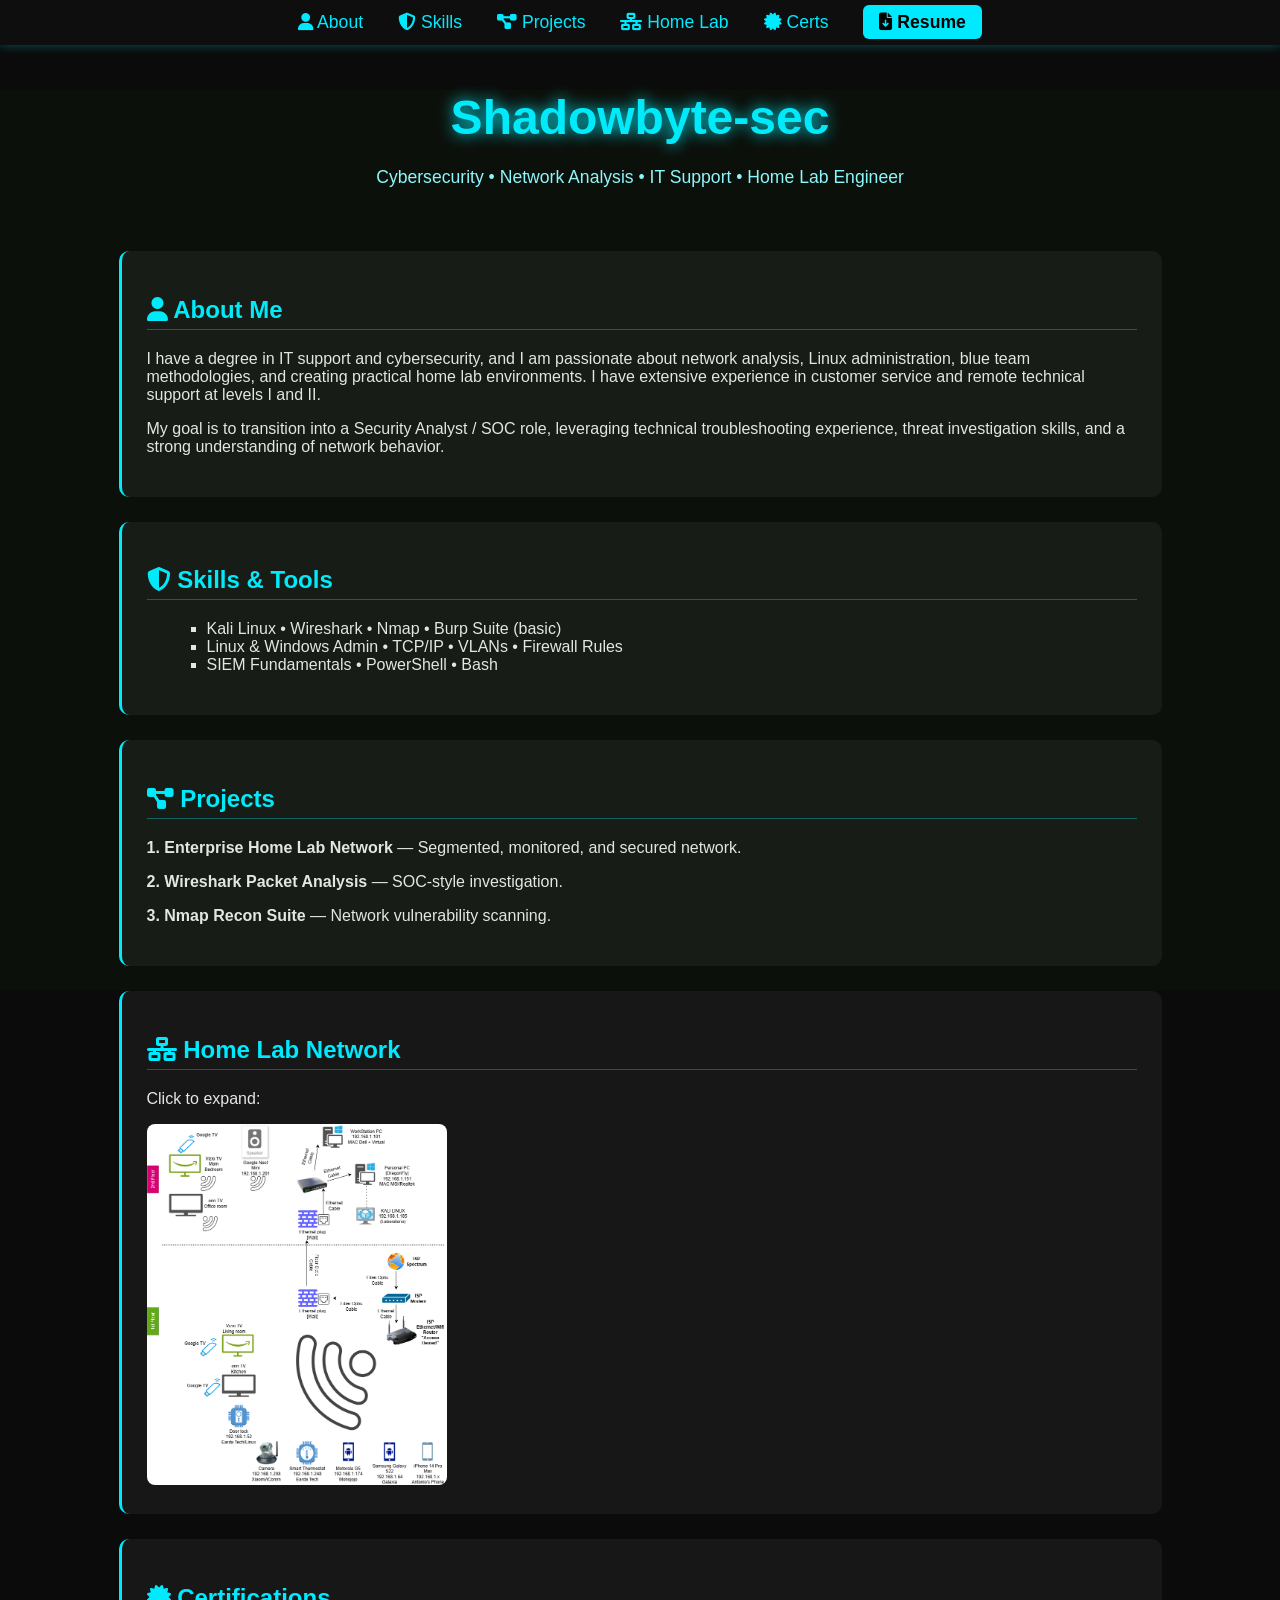
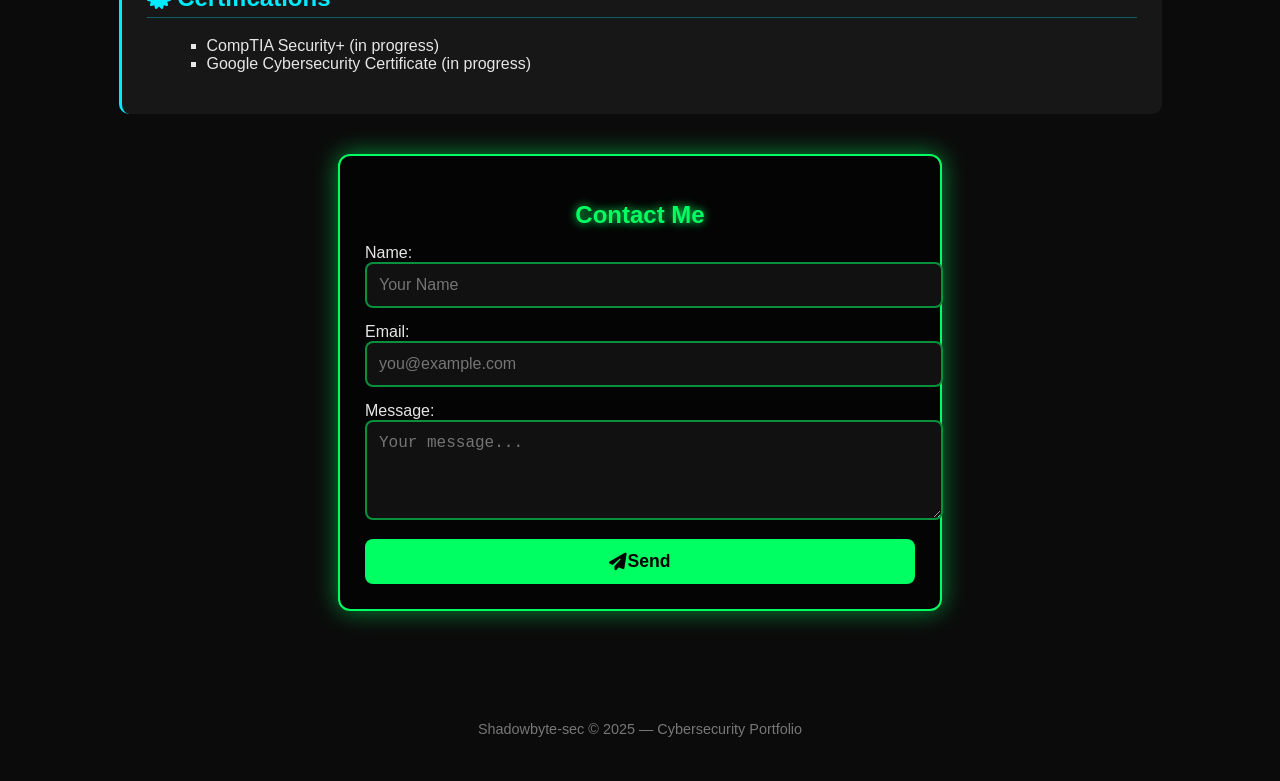
<file: index.html>
<!DOCTYPE html>
<html lang="en">
<head>
<link rel="stylesheet" href="https://cdnjs.cloudflare.com/ajax/libs/font-awesome/6.5.0/css/all.min.css">
<meta charset="UTF-8">
<meta name="viewport" content="width=device-width, initial-scale=1.0">
<title>Shadowbyte-sec | Cybersecurity Portfolio</title>

<!-- FONT AWESOME ICONS -->
<link rel="stylesheet" href="https://cdnjs.cloudflare.com/ajax/libs/font-awesome/6.5.0/css/all.min.css">

<style>
/* --------------------------------------------------
   GLOBAL STYLE
-------------------------------------------------- */
body {
    background-color: #0b0b0b;
    color: #e6e6e6;
    font-family: "Segoe UI", Tahoma, Geneva, Verdana, sans-serif;
    margin: 0;
    padding: 0;
    scroll-behavior: smooth; /* Smooth navigation */
}

/* --------------------------------------------------
   NAVIGATION MENU
-------------------------------------------------- */
nav {
    position: fixed;
    top: 0;
    width: 100%;
    background: #0e0e0e;
    padding: 12px 0;
    box-shadow: 0 0 10px #00eaff55;
    z-index: 1000;
}

nav ul {
    display: flex;
    justify-content: center;
    gap: 35px;
    list-style: none;
    padding: 0;
    margin: 0;
}

nav ul li a {
    color: #00eaff;
    font-size: 1.1rem;
    text-decoration: none;
    font-weight: 500;
    transition: 0.2s ease;
}

nav ul li a:hover {
    color: #ffffff;
}

/* Resume button */
.resume-btn {
    background: #00eaff;
    padding: 7px 16px;
    border-radius: 6px;
    color: #000;
    font-weight: bold;
}

.resume-btn:hover {
    background: #56f3ff;
}

/* --------------------------------------------------
   HEADER HERO
-------------------------------------------------- */
h1 {
    color: #00eaff;
    text-align: center;
    font-size: 3rem;
    margin-top: 90px;
    text-shadow: 0 0 15px #00eaff;
}

.subtitle {
    text-align: center;
    margin-top: -10px;
    color: #8ef6ff;
    font-size: 1.1rem;
    font-weight: 300;
}

/* --------------------------------------------------
   MAIN CONTAINER
-------------------------------------------------- */
.container {
    max-width: 1100px;
    margin: 0 auto;
    padding: 20px;
}

/* SECTION CARDS */
.card {
    background-color: rgba(255,255,255,0.05);
    padding: 25px;
    border-radius: 10px;
    width: 90%;
    margin: 25px auto;
    border-left: 3px solid #00eaff;
}

.card h2 {
    color: #00eaff;
    border-bottom: 1px solid #00eaff55;
    padding-bottom: 5px;
}

/* --------------------------------------------------
   LISTS
-------------------------------------------------- */
ul {
    list-style-type: square;
    margin-left: 20px;
}

/* --------------------------------------------------
   NETWORK DIAGRAM
-------------------------------------------------- */
.network-img {
    width: 300px;
    border-radius: 8px;
    cursor: pointer;
    transition: 0.2s ease;
}

.network-img:hover {
    transform: scale(1.05);
}

/* Lightbox */
.lightbox {
    display: none;
    position: fixed;
    top: 0;
    left: 0;
    width: 100%;
    height: 100%;
    background: rgba(0,0,0,0.85);
    backdrop-filter: blur(4px);
    justify-content: center;
    align-items: center;
    z-index: 999;
}

.lightbox:target {
    display: flex;
}

.lightbox img {
    max-width: 95%;
    max-height: 95%;
    border-radius: 12px;
    box-shadow: 0 0 25px rgba(0,255,255,0.5);
}

/* --------------------------------------------------
   FOOTER
-------------------------------------------------- */
footer {
    text-align: center;
    margin-top: 50px;
    padding-bottom: 40px;
    color: #777;
    font-size: 0.9rem;
}

/* --------------------------------------------------
   RESPONSIVE (MOBILE)
-------------------------------------------------- */
@media (max-width: 768px) {

    nav ul {
        flex-direction: column;
        gap: 12px;
    }

    h1 {
        font-size: 2.2rem;
        margin-top: 120px;
    }

    .network-img {
        width: 90%;
    }

    .card {
        width: 95%;
        padding: 20px;
    }
}

/* Glitch effect heading */
@keyframes glitch {
  0% { text-shadow: 2px 0 #39ff14, -2px 0 #00ff94; }
  20% { text-shadow: -2px 0 #39ff14, 2px 0 #00ff94; }
  40% { text-shadow: 2px 0 #39ff14, -2px 0 #00ff94; }
  60% { text-shadow: -2px 0 #39ff14, 2px 0 #00ff94; }
  80% { text-shadow: 2px 0 #39ff14, -2px 0 #00ff94; }
  100% { text-shadow: 2px 0 #39ff14, -2px 0 #00ff94; }
}

h1 {
  animation: glitch 2.5s infinite;
}

body::before {
  content:"";
  position: fixed;
  width: 100%;
  height: 100%;
  background: rgba(57,255,20,0.02);
  pointer-events:none;
  animation: flicker 0.3s infinite;
}

@keyframes flicker {
  0%,100% { opacity: 0.2; }
  50% { opacity: 0.05; }
}

/* CONTACT SECTION */
.contact-card {
    width: 50%;
    min-width: 320px;
    margin: 0 auto;
    background-color: rgba(255,255,255,0.05);
    padding: 25px;
    border-radius: 12px;
    border: 1px solid #00eaff55;
    box-shadow: 0 0 20px #00eaff22;
    text-align: left;
}

.contact-card h2 {
    text-align: center;
    color: #00eaff;
    margin-bottom: 15px;
}

/* Inputs grandes y centrados */
.contact-card input,
.contact-card textarea {
    width: 100%;
    padding: 12px;
    font-size: 1rem;
    border-radius: 8px;
    border: 1px solid #00eaff33;
    margin-bottom: 15px;
    background: #111;
    color: white;
    outline: none;
    transition: 0.2s;
}

.contact-card input:focus,
.contact-card textarea:focus {
    border-color: #00eaff;
    box-shadow: 0 0 10px #00eaff66;
}

/* Botón centrado grande */
.contact-card button {
    width: 100%;
    padding: 12px;
    font-size: 1.1rem;
    border-radius: 8px;
    border: none;
    cursor: pointer;
    background-color: #00eaff;
    color: black;
    font-weight: bold;
    transition: 0.2s;
    display: flex;
    justify-content: center;
    align-items: center;
}

.contact-card button:hover {
    background-color: #00c7d9;
    transform: translateY(-2px);
}

/* CONTACT SECTION NEO-HACKER */
.contact-card {
    width: 50%;
    min-width: 320px;
    margin: 40px auto;
    background-color: rgba(0, 0, 0, 0.6);
    padding: 25px;
    border-radius: 12px;
    border: 2px solid #00ff62; /* Verde NEON */
    box-shadow: 0 0 25px #00ff6288;
    text-align: left;
    animation: glowPulse 2.5s infinite;
}

/* Glow animation */
@keyframes glowPulse {
    0% { box-shadow: 0 0 15px #00ff6288; }
    50% { box-shadow: 0 0 30px #00ff62cc; }
    100% { box-shadow: 0 0 15px #00ff6288; }
}

.contact-card h2 {
    text-align: center;
    color: #00ff62;
    margin-bottom: 15px;
    text-shadow: 0 0 10px #00ff62;
}

/* INPUTS & TEXTAREA */
.contact-card input,
.contact-card textarea {
    width: 100%;
    padding: 12px;
    font-size: 1rem;
    border-radius: 8px;
    border: 2px solid #00ff6288;
    margin-bottom: 15px;
    background: #111;
    color: white;
    outline: none;
    transition: 0.2s;
}

/* FOCUS NEON */
.contact-card input:focus,
.contact-card textarea:focus {
    border-color: #00ff62;
    box-shadow: 0 0 15px #00ff62;
}

/* ERROR RED SHAKE */
.input-error {
    border-color: #ff0033 !important;
    box-shadow: 0 0 15px #ff0033 !important;
    animation: shake 0.3s;
}

/* Shake animation */
@keyframes shake {
    0% { transform: translateX(0); }
    25% { transform: translateX(-5px); }
    50% { transform: translateX(5px); }
    75% { transform: translateX(-5px); }
    100% { transform: translateX(0); }
}


/* SEND BUTTON */
.contact-card button {
    width: 100%;
    padding: 12px;
    font-size: 1.1rem;
    border-radius: 8px;
    border: none;
    cursor: pointer;
    background-color: #00ff62;
    color: black;
    font-weight: bold;
    transition: 0.2s;
}

.contact-card button:hover {
    background-color: #00d754;
    transform: translateY(-2px);
    box-shadow: 0 0 10px #00ff62;
}   
   
</style>
</head>

<script>
document.getElementById("contactForm").addEventListener("submit", function(event) {
    let valid = true;

    let fields = ["name", "email", "message"];

    fields.forEach(id => {
        let field = document.getElementById(id);

        if (field.value.trim() === "") {
            field.classList.add("input-error");
            valid = false;

            setTimeout(() => {
                field.classList.remove("input-error");
            }, 600);
        }
    });

    if (!valid) {
        event.preventDefault(); // Detiene el envío
    }
});
</script>   
   
<body>

<!-- --------------------------------------------------
     TOP NAVIGATION BAR
-------------------------------------------------- -->
<nav>
    <ul>
        <li><a href="#about"><i class="fa-solid fa-user"></i> About</a></li>
        <li><a href="#skills"><i class="fa-solid fa-shield-halved"></i> Skills</a></li>
        <li><a href="#projects"><i class="fa-solid fa-diagram-project"></i> Projects</a></li>
        <li><a href="#lab"><i class="fa-solid fa-network-wired"></i> Home Lab</a></li>
        <li><a href="#certs"><i class="fa-solid fa-certificate"></i> Certs</a></li>
        <li><a class="resume-btn" href="resume.pdf" download><i class="fa-solid fa-file-arrow-down"></i> Resume</a></li>
    </ul>
</nav>

<!-- --------------------------------------------------
     HEADER
-------------------------------------------------- -->
<h1>Shadowbyte-sec</h1>
<p class="subtitle">Cybersecurity • Network Analysis • IT Support • Home Lab Engineer</p>

<div class="container">

    <!-- ABOUT -->
    <div class="card" id="about">
        <h2><i class="fa-solid fa-user"></i> About Me</h2>
        <p>
            I have a degree in IT support and cybersecurity, and I am passionate about network analysis, Linux administration, 
           blue team methodologies, and creating practical home lab environments. I have extensive experience in customer service 
           and remote technical support at levels I and II. 
        </p>
        <p>
            My goal is to transition into a Security Analyst / SOC role, leveraging technical troubleshooting
            experience, threat investigation skills, and a strong understanding of network behavior.
        </p>
    </div>

    <!-- SKILLS -->
    <div class="card" id="skills">
        <h2><i class="fa-solid fa-shield-halved"></i> Skills & Tools</h2>
        <ul>
            <li>Kali Linux • Wireshark • Nmap • Burp Suite (basic)</li>
            <li>Linux & Windows Admin • TCP/IP • VLANs • Firewall Rules</li>
            <li>SIEM Fundamentals • PowerShell • Bash</li>
        </ul>
    </div>

    <!-- PROJECTS -->
    <div class="card" id="projects">
        <h2><i class="fa-solid fa-diagram-project"></i> Projects</h2>
        <p><strong>1. Enterprise Home Lab Network</strong> — Segmented, monitored, and secured network.</p>
        <p><strong>2. Wireshark Packet Analysis</strong> — SOC-style investigation.</p>
        <p><strong>3. Nmap Recon Suite</strong> — Network vulnerability scanning.</p>
    </div>

    <!-- HOME LAB -->
    <div class="card" id="lab">
        <h2><i class="fa-solid fa-network-wired"></i> Home Lab Network</h2>
        <p>Click to expand:</p>

        <a href="#img-full">
            <img src="My_Home_Network.drawio.png" class="network-img" alt="Home Lab Diagram">
        </a>

        <div id="img-full" class="lightbox">
            <a href="#lab">
                <img src="My_Home_Network.drawio.png" alt="Full Diagram">
            </a>
        </div>
    </div>

    <!-- CERTIFICATIONS -->
    <div class="card" id="certs">
        <h2><i class="fa-solid fa-certificate"></i> Certifications</h2>
        <ul>
            <li>CompTIA Security+ (in progress)</li>
            <li>Google Cybersecurity Certificate (in progress)</li>
        </ul>
    </div>

<div class="contact-card">
    <h2>Contact Me</h2>

    <form id="contactForm" action="https://formsubmit.co/felmar.cyberpro@gmail.com" method="POST">

        <!-- No Captcha + Redirect -->
        <input type="hidden" name="_captcha" value="false">
        <input type="hidden" name="_next" value="https://shadowbyte-sec.github.io/">

        <label>Name:</label>
        <input type="text" id="name" name="name" placeholder="Your Name">

        <label>Email:</label>
        <input type="email" id="email" name="email" placeholder="you@example.com">

        <label>Message:</label>
        <textarea id="message" name="message" rows="4" placeholder="Your message..."></textarea>

        <button type="submit"><i class="fa-solid fa-paper-plane"></i> Send</button>
    </form>
</div>

</div>

<footer>
    Shadowbyte-sec © 2025 — Cybersecurity Portfolio
</footer>

</body>
</html>
</file>
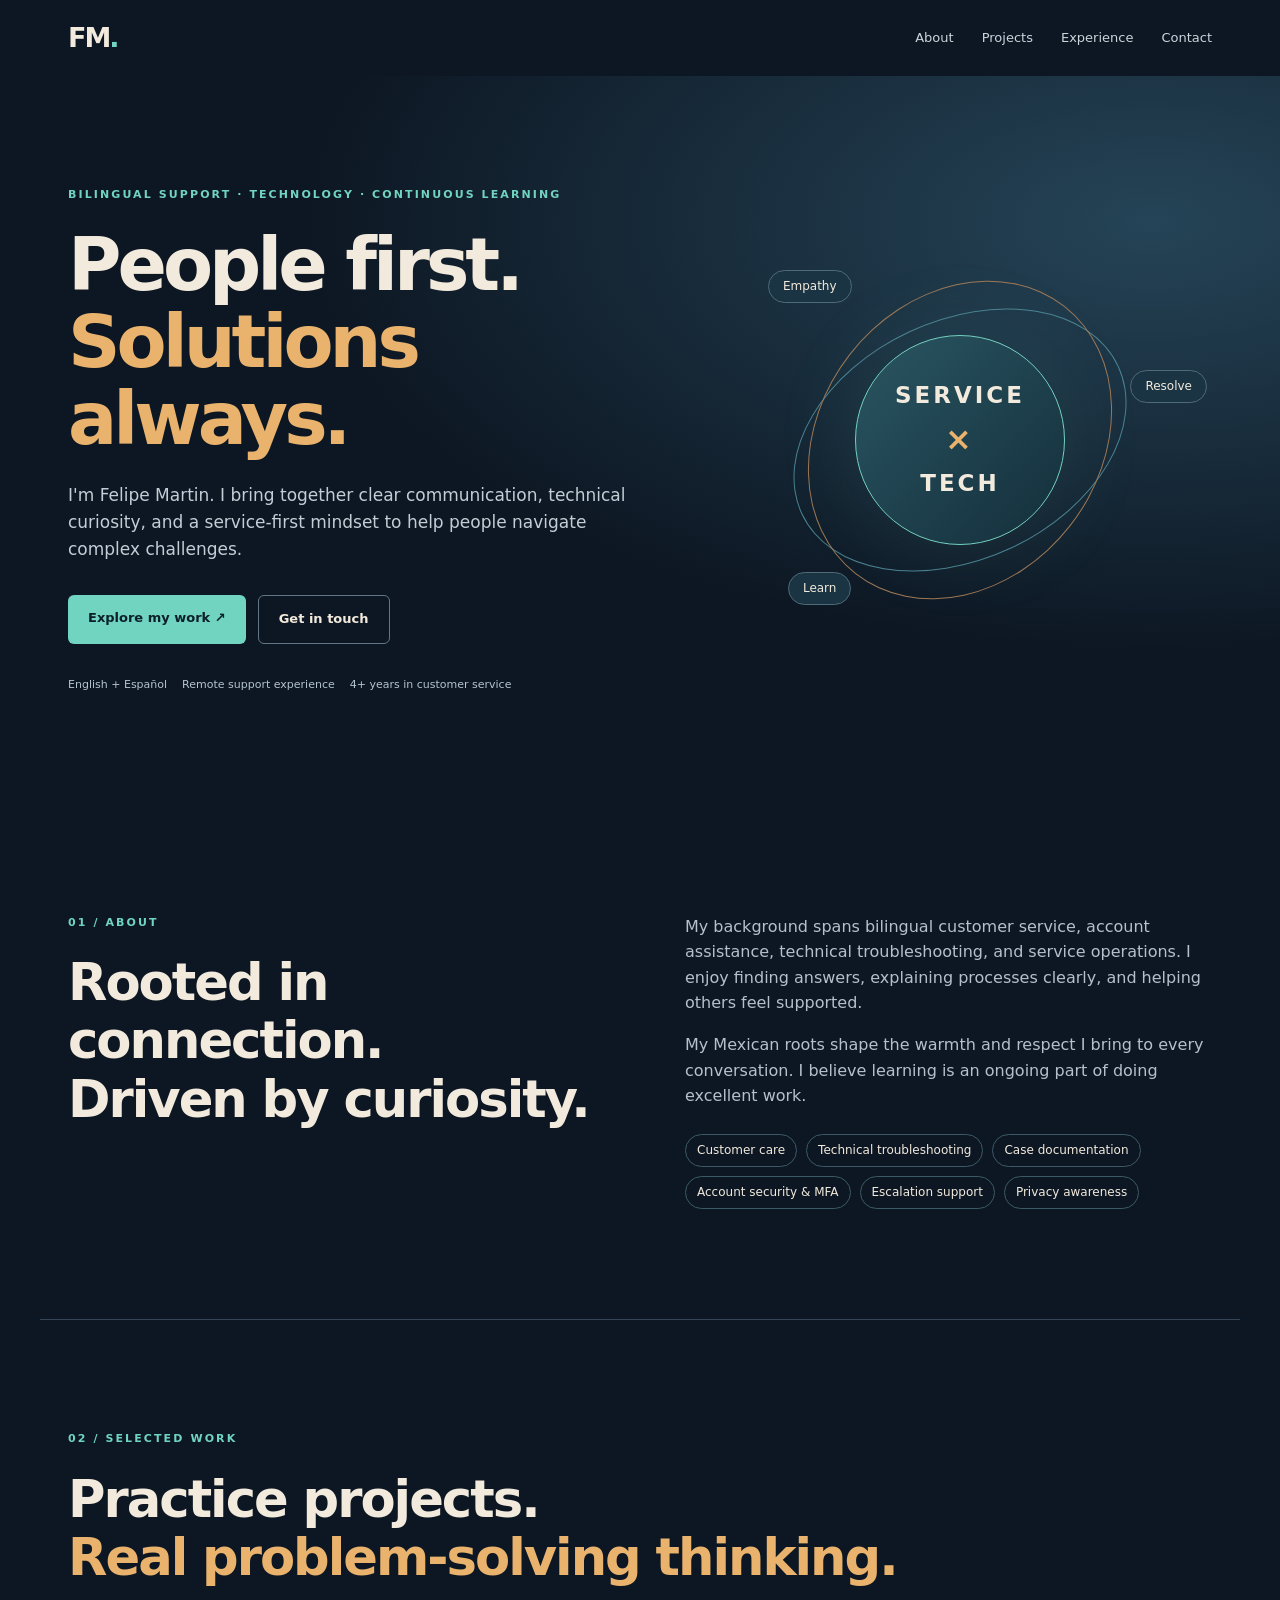
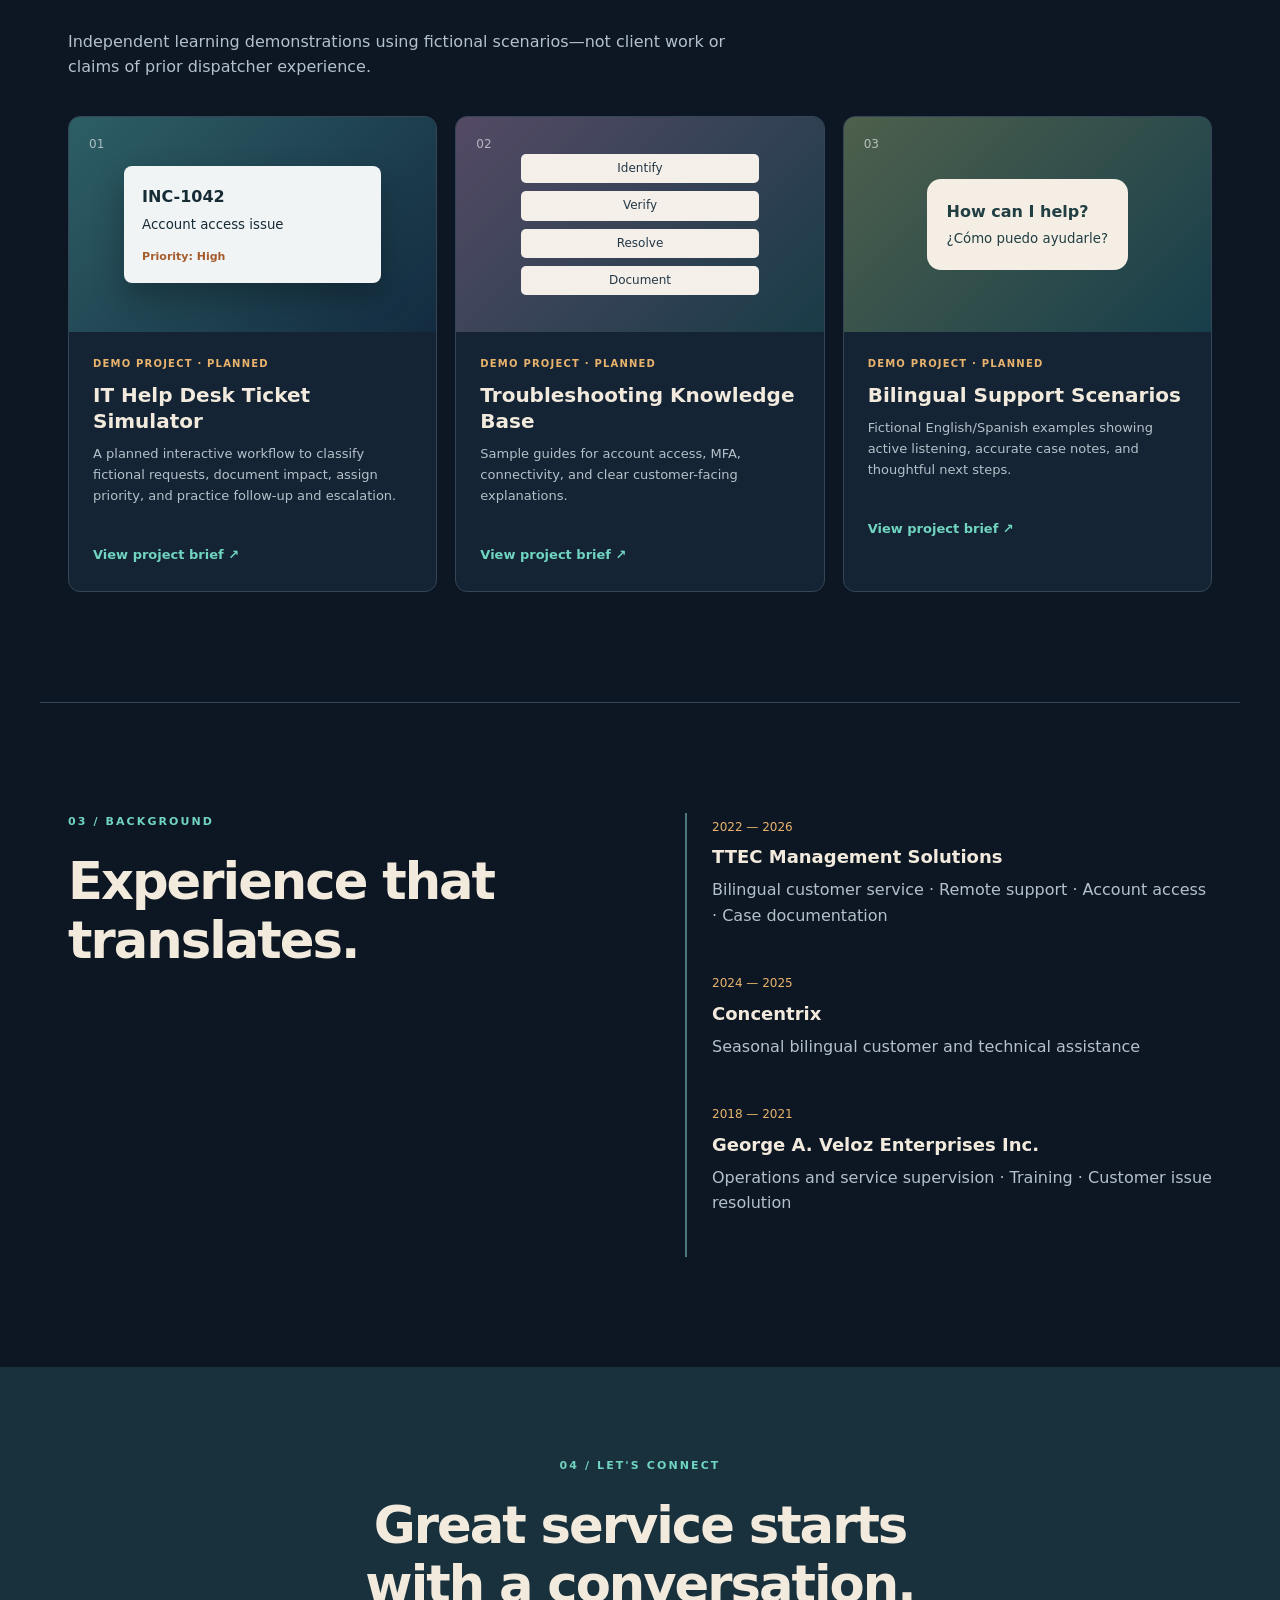
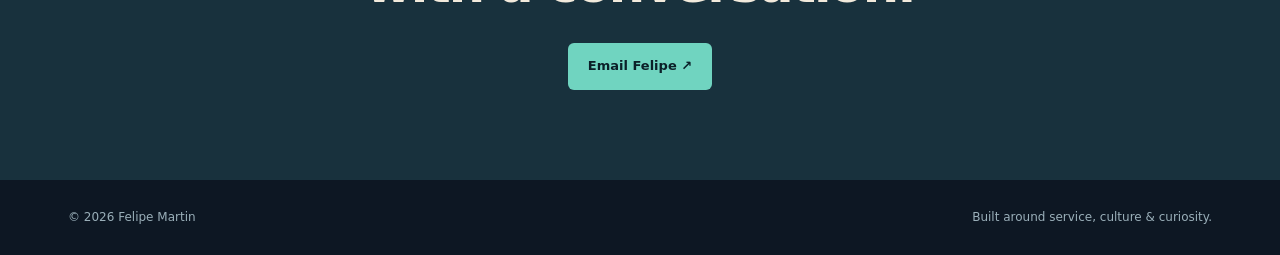
<file: portfolio-preview/index.html>
<!doctype html><html lang="en"><head><meta charset="utf-8"><meta name="viewport" content="width=device-width,initial-scale=1"><meta name="description" content="Felipe Martin — bilingual customer support, technical troubleshooting and service operations portfolio."><title>Felipe Martin | Support & Technology</title><link rel="stylesheet" href="style.css"></head><body><header class="nav"><a class="brand" href="#home">FM<span>.</span></a><nav><a href="#about">About</a><a href="#projects">Projects</a><a href="#experience">Experience</a><a href="mailto:felipemartin0618@gmail.com">Contact</a></nav></header><main><section class="hero" id="home"><div class="hero-copy"><div class="eyebrow">BILINGUAL SUPPORT · TECHNOLOGY · CONTINUOUS LEARNING</div><h1>People first.<br><em>Solutions always.</em></h1><p>I'm Felipe Martin. I bring together clear communication, technical curiosity, and a service-first mindset to help people navigate complex challenges.</p><div class="actions"><a class="button primary" href="#projects">Explore my work ↗</a><a class="button secondary" href="mailto:felipemartin0618@gmail.com">Get in touch</a></div><div class="facts"><span>English + Español</span><span>Remote support experience</span><span>4+ years in customer service</span></div></div><div class="visual"><div class="orbit orbit1"></div><div class="orbit orbit2"></div><div class="center">SERVICE<span>×</span>TECH</div><div class="chip chip1">Empathy</div><div class="chip chip2">Resolve</div><div class="chip chip3">Learn</div></div></section><section id="about" class="section about"><div><div class="eyebrow">01 / ABOUT</div><h2>Rooted in connection.<br>Driven by curiosity.</h2></div><div><p>My background spans bilingual customer service, account assistance, technical troubleshooting, and service operations. I enjoy finding answers, explaining processes clearly, and helping others feel supported.</p><p>My Mexican roots shape the warmth and respect I bring to every conversation. I believe learning is an ongoing part of doing excellent work.</p><div class="tags"><span>Customer care</span><span>Technical troubleshooting</span><span>Case documentation</span><span>Account security & MFA</span><span>Escalation support</span><span>Privacy awareness</span></div></div></section><section id="projects" class="section projects"><div class="eyebrow">02 / SELECTED WORK</div><h2>Practice projects.<br><em>Real problem-solving thinking.</em></h2><p class="intro">Independent learning demonstrations using fictional scenarios—not client work or claims of prior dispatcher experience.</p><div class="cards"><article class="project"><div class="project-art art1"><span>01</span><div class="mini-ticket"><b>INC-1042</b><small>Account access issue</small><strong>Priority: High</strong></div></div><div class="project-body"><div class="project-label">DEMO PROJECT · PLANNED</div><h3>IT Help Desk Ticket Simulator</h3><p>A planned interactive workflow to classify fictional requests, document impact, assign priority, and practice follow-up and escalation.</p><a href="projects.html#ticket">View project brief ↗</a></div></article><article class="project"><div class="project-art art2"><span>02</span><div class="steps"><i>Identify</i><i>Verify</i><i>Resolve</i><i>Document</i></div></div><div class="project-body"><div class="project-label">DEMO PROJECT · PLANNED</div><h3>Troubleshooting Knowledge Base</h3><p>Sample guides for account access, MFA, connectivity, and clear customer-facing explanations.</p><a href="projects.html#knowledge">View project brief ↗</a></div></article><article class="project"><div class="project-art art3"><span>03</span><div class="bubble">How can I help?<br><small>¿Cómo puedo ayudarle?</small></div></div><div class="project-body"><div class="project-label">DEMO PROJECT · PLANNED</div><h3>Bilingual Support Scenarios</h3><p>Fictional English/Spanish examples showing active listening, accurate case notes, and thoughtful next steps.</p><a href="projects.html#bilingual">View project brief ↗</a></div></article></div></section><section id="experience" class="section experience"><div><div class="eyebrow">03 / BACKGROUND</div><h2>Experience that<br>translates.</h2></div><div class="timeline"><div><time>2022 — 2026</time><h3>TTEC Management Solutions</h3><p>Bilingual customer service · Remote support · Account access · Case documentation</p></div><div><time>2024 — 2025</time><h3>Concentrix</h3><p>Seasonal bilingual customer and technical assistance</p></div><div><time>2018 — 2021</time><h3>George A. Veloz Enterprises Inc.</h3><p>Operations and service supervision · Training · Customer issue resolution</p></div></div></section><section class="contact"><div class="eyebrow">04 / LET'S CONNECT</div><h2>Great service starts<br>with a conversation.</h2><a class="button primary" href="mailto:felipemartin0618@gmail.com">Email Felipe ↗</a></section></main><footer><span>© 2026 Felipe Martin</span><span>Built around service, culture & curiosity.</span></footer></body></html>
</file>
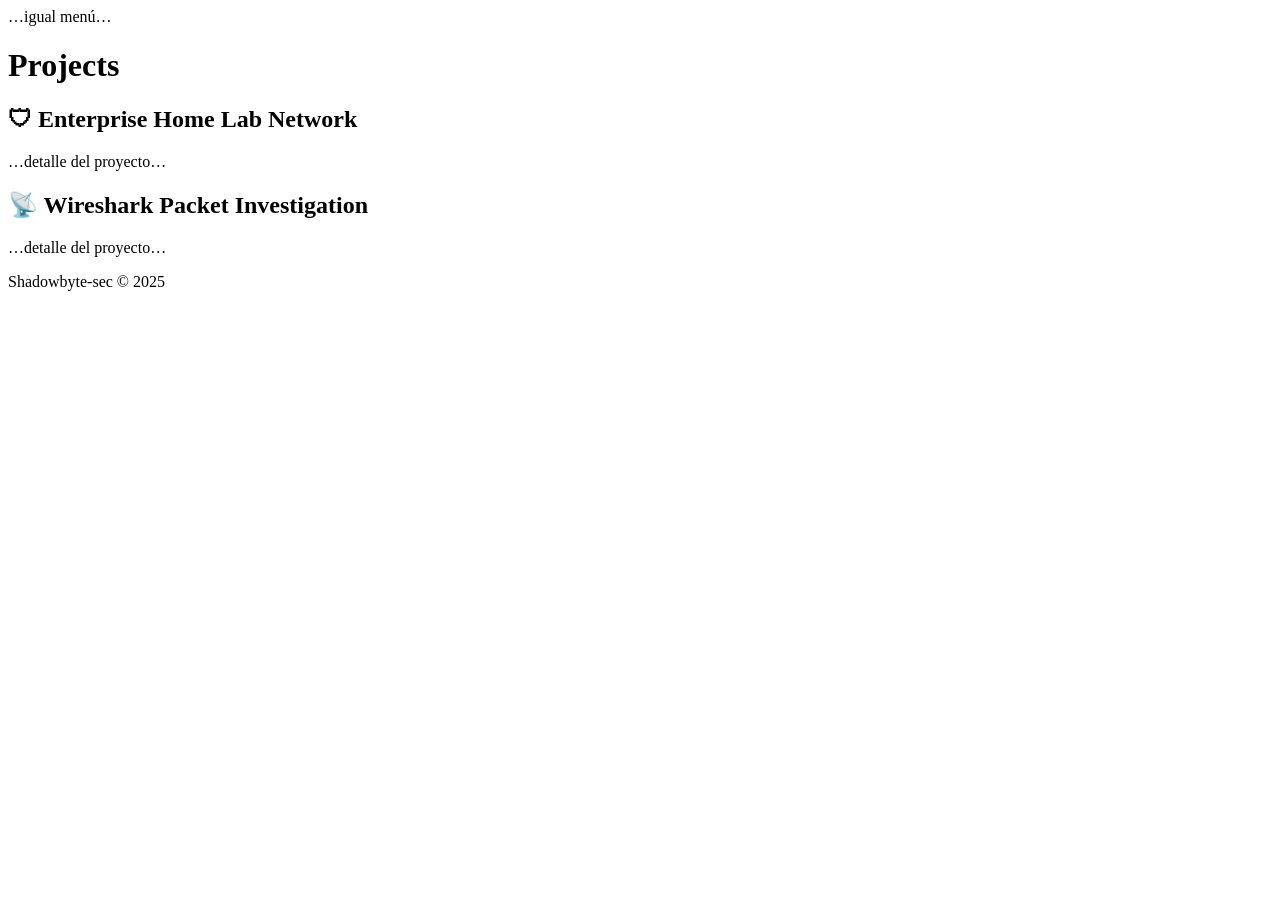
<file: projects.html>
<!DOCTYPE html>
<html lang="en">
<head>
  <!-- meta tags y estilo igual que index.html -->
  <title>Projects | Shadowbyte-sec</title>
</head>
<body>
  <nav>…igual menú…</nav>
  <h1>Projects</h1>
  <div class="container">
    <div class="card">
      <h2>🛡 Enterprise Home Lab Network</h2>
      <p>…detalle del proyecto…</p>
    </div>
    <div class="card">
      <h2>📡 Wireshark Packet Investigation</h2>
      <p>…detalle del proyecto…</p>
    </div>
    <!-- más proyectos -->
  </div>
  <footer>Shadowbyte-sec © 2025</footer>
</body>
</html>
</file>
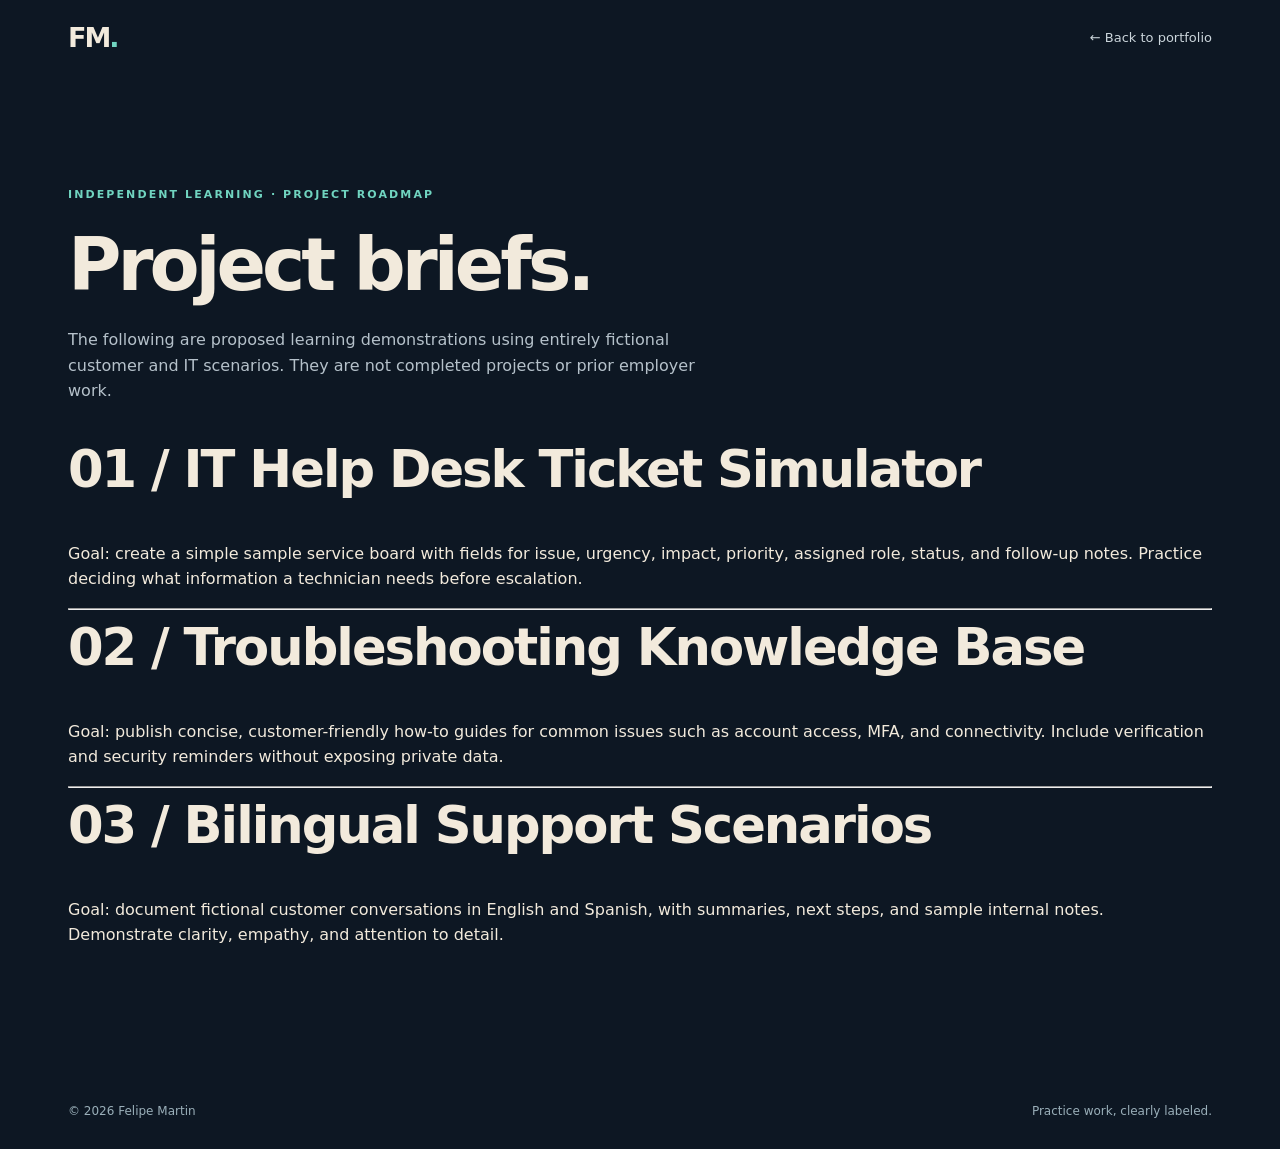
<file: portfolio-preview/projects.html>
<!doctype html><html lang="en"><head><meta charset="utf-8"><meta name="viewport" content="width=device-width,initial-scale=1"><title>Project briefs | Felipe Martin</title><link rel="stylesheet" href="style.css"></head><body><header class="nav"><a class="brand" href="index.html">FM<span>.</span></a><nav><a href="index.html#projects">← Back to portfolio</a></nav></header><main class="section"><div class="eyebrow">INDEPENDENT LEARNING · PROJECT ROADMAP</div><h1>Project briefs.</h1><p class="intro">The following are proposed learning demonstrations using entirely fictional customer and IT scenarios. They are not completed projects or prior employer work.</p><section id="ticket"><h2>01 / IT Help Desk Ticket Simulator</h2><p>Goal: create a simple sample service board with fields for issue, urgency, impact, priority, assigned role, status, and follow-up notes. Practice deciding what information a technician needs before escalation.</p></section><hr><section id="knowledge"><h2>02 / Troubleshooting Knowledge Base</h2><p>Goal: publish concise, customer-friendly how-to guides for common issues such as account access, MFA, and connectivity. Include verification and security reminders without exposing private data.</p></section><hr><section id="bilingual"><h2>03 / Bilingual Support Scenarios</h2><p>Goal: document fictional customer conversations in English and Spanish, with summaries, next steps, and sample internal notes. Demonstrate clarity, empathy, and attention to detail.</p></section></main><footer><span>© 2026 Felipe Martin</span><span>Practice work, clearly labeled.</span></footer></body></html>
</file>
<file: portfolio-preview/style.css>
:root{--bg:#0d1723;--panel:#142434;--cream:#f2eadc;--muted:#b5c1ca;--teal:#70d4c0;--gold:#e9b36d;--line:#334556}*{box-sizing:border-box}html{scroll-behavior:smooth}body{margin:0;background:var(--bg);color:var(--cream);font-family:Inter,ui-sans-serif,system-ui,-apple-system,Segoe UI,sans-serif;line-height:1.6}a{color:inherit;text-decoration:none}.nav{height:76px;display:flex;align-items:center;justify-content:space-between;max-width:1200px;padding:0 28px;margin:auto}.brand{font-size:27px;font-weight:800;letter-spacing:-2px}.brand span{color:var(--teal)}nav{display:flex;gap:28px}nav a{font-size:13px;color:#cbd5db}nav a:hover{color:var(--teal)}.hero{position:relative;overflow:hidden;min-height:650px;padding:110px max(28px,calc((100vw - 1144px)/2));display:grid;grid-template-columns:1.2fr 1fr;align-items:center;gap:35px;background:radial-gradient(ellipse at 90% 20%,#254457 0%,transparent 52%),var(--bg)}.hero-copy{position:relative;z-index:2}.eyebrow{font-size:11px;letter-spacing:2.1px;font-weight:800;color:var(--teal);margin-bottom:22px}h1,h2,h3,p{margin-top:0}h1{font-size:clamp(48px,5.7vw,80px);letter-spacing:-4px;line-height:1.06;margin-bottom:24px}h1 em,h2 em{font-style:normal;color:var(--gold)}.hero p{max-width:570px;color:#c2ced5;font-size:17px}.actions{display:flex;gap:12px;margin:32px 0}.button{display:inline-block;padding:13px 20px;border-radius:6px;font-weight:750;font-size:13px}.primary{background:var(--teal);color:#0b2028}.secondary{border:1px solid #617786}.facts{display:flex;gap:15px;flex-wrap:wrap;color:#b4c4cd;font-size:11px}.visual{height:410px;position:relative;display:grid;place-items:center}.orbit{position:absolute;border:1px solid #4a8290;border-radius:50%;transform:rotate(-25deg)}.orbit1{width:350px;height:240px}.orbit2{width:280px;height:340px;transform:rotate(38deg);border-color:#9d7855}.center{height:210px;width:210px;background:linear-gradient(135deg,#2a5662,#142e3b);border:1px solid #73d1c1;border-radius:50%;display:flex;align-items:center;justify-content:center;flex-direction:column;font-size:23px;letter-spacing:3px;font-weight:800;box-shadow:0 0 90px #70d4c01c}.center span{color:var(--gold);font-size:32px}.chip{position:absolute;background:#1b3443;border:1px solid #4e6b77;border-radius:20px;padding:6px 14px;font-size:12px}.chip1{top:35px;left:60px}.chip2{right:5px;top:135px}.chip3{bottom:40px;left:80px}.section{max-width:1200px;padding:110px 28px;margin:auto}.section h2,.contact h2{font-size:clamp(35px,4vw,54px);line-height:1.14;letter-spacing:-2px}.about,.experience{display:grid;grid-template-columns:1fr 1fr;gap:90px}.about p,.intro,.timeline p{color:var(--muted)}.tags{display:flex;flex-wrap:wrap;gap:9px;margin-top:25px}.tags span{font-size:12px;border:1px solid #3b5a66;padding:6px 11px;border-radius:30px}.projects{border-top:1px solid var(--line)}.intro{max-width:670px;margin-bottom:36px}.cards{display:grid;grid-template-columns:repeat(3,1fr);gap:18px}.project{background:var(--panel);border:1px solid var(--line);border-radius:12px;overflow:hidden}.project-art{height:215px;position:relative;display:grid;place-items:center}.project-art>span{position:absolute;top:18px;left:20px;color:#fff9;font-size:12px}.art1{background:linear-gradient(135deg,#2d5e65,#132b40)}.art2{background:linear-gradient(135deg,#544a65,#193b47)}.art3{background:linear-gradient(135deg,#4e604c,#173e4b)}.mini-ticket{background:#f0f4f5;color:#172b35;border-radius:8px;padding:18px;width:70%;box-shadow:0 14px 30px #0004}.mini-ticket>*{display:block}.mini-ticket small{margin:5px 0 12px}.mini-ticket strong{font-size:11px;color:#a75c2d}.steps{display:grid;gap:8px;width:65%}.steps i{font-style:normal;background:#f4efe8;color:#233847;border-radius:5px;padding:5px 12px;font-size:12px;text-align:center}.bubble{background:#f4eee4;color:#213e43;border-radius:14px;padding:20px;font-weight:800}.bubble small{font-weight:500}.project-body{padding:24px}.project-label{font-size:10px;letter-spacing:1.2px;color:var(--gold);font-weight:800}.project h3{font-size:20px;line-height:1.3;margin:10px 0}.project p{font-size:13px;color:var(--muted);min-height:84px}.project a{color:var(--teal);font-size:13px;font-weight:700}.experience{border-top:1px solid var(--line)}.timeline>div{border-left:2px solid #4b797e;padding:0 0 25px 25px}.timeline time{font-size:12px;color:var(--gold)}.timeline h3{margin:5px 0;font-size:18px}.contact{text-align:center;background:#18313d;padding:90px 20px}.contact h2{margin-bottom:30px}footer{display:flex;justify-content:space-between;max-width:1200px;margin:auto;padding:28px;color:#9aafb9;font-size:12px}@media(max-width:800px){.hero,.about,.experience{grid-template-columns:1fr}.hero{padding:75px 28px}.visual{height:300px}.orbit1{width:270px;height:190px}.orbit2{width:220px;height:270px}.center{width:160px;height:160px;font-size:18px}.cards{grid-template-columns:1fr}.project p{min-height:0}nav{gap:12px}nav a{font-size:11px}.section{padding:70px 25px}.about,.experience{gap:15px}h1{letter-spacing:-2px}footer{flex-direction:column;gap:8px}}
</file>
